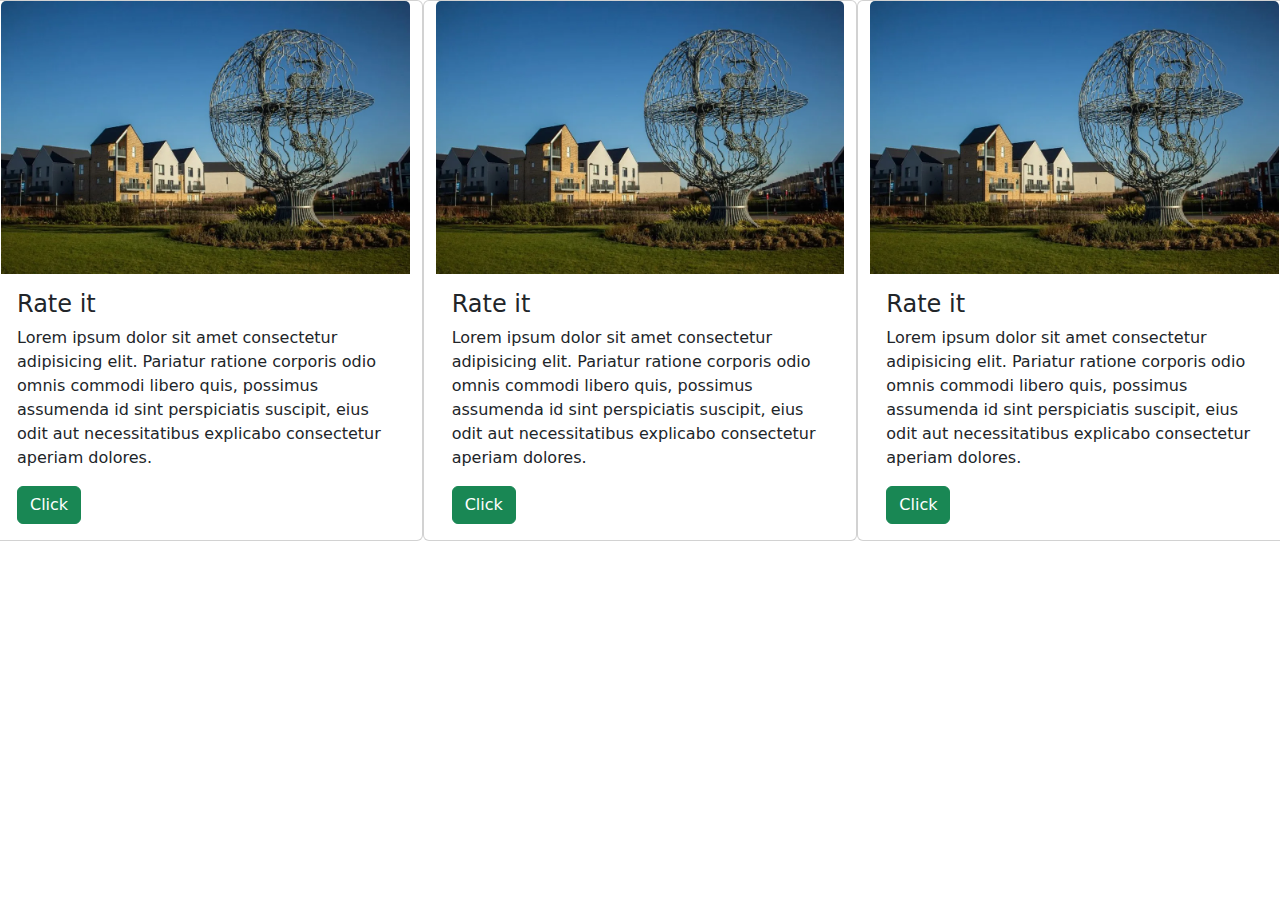
<file: bootstrap practise/index.html>
<!DOCTYPE html>
<html lang="en">
<head>
    <meta charset="UTF-8">
    <meta http-equiv="X-UA-Compatible" content="IE=edge">
    <meta name="viewport" content="width=device-width, initial-scale=1.0">
    <title>Learning with -> Jhanker Mahbub </title>
    <link rel="stylesheet" href="https://cdn.jsdelivr.net/npm/bootstrap@5.3.0-alpha1/dist/css/bootstrap.min.css">

    <link rel="stylesheet" href="style.css">
</head>
<body>

<div class="row">

    <div class="card col-md-4">
        <img src="img/card.webp" class="card-img-top" alt="">
        <div class="card-body">
            <h4 class="card-title">Rate it</h4>
            <p class="card-text"> Lorem ipsum dolor sit amet consectetur adipisicing elit. Pariatur ratione corporis odio
                omnis commodi libero quis, possimus assumenda id sint perspiciatis suscipit, eius odit aut necessitatibus
                explicabo consectetur aperiam dolores.</p>
            <a href="" class="btn btn-success">Click</a>
        </div>
    </div>
    <div class="card col-md-4">
        <img src="img/card.webp" class="card-img-top" alt="">
        <div class="card-body">
            <h4 class="card-title">Rate it</h4>
            <p class="card-text"> Lorem ipsum dolor sit amet consectetur adipisicing elit. Pariatur ratione corporis odio
                omnis commodi libero quis, possimus assumenda id sint perspiciatis suscipit, eius odit aut necessitatibus
                explicabo consectetur aperiam dolores.</p>
            <a href="" class="btn btn-success">Click</a>
        </div>
</div>
<div class="card col-md-4">
    <img src="img/card.webp" class="card-img-top" alt="">
    <div class="card-body">
        <h4 class="card-title">Rate it</h4>
        <p class="card-text"> Lorem ipsum dolor sit amet consectetur adipisicing elit. Pariatur ratione corporis odio
            omnis commodi libero quis, possimus assumenda id sint perspiciatis suscipit, eius odit aut necessitatibus
            explicabo consectetur aperiam dolores.</p>
        <a href="" class="btn btn-success">Click</a>
    </div>


</div>




<script src="https://cdn.jsdelivr.net/npm/bootstrap@5.3.0-alpha1/dist/js/bootstrap.bundle.min.js"></script>
</body>
</html>
</file>
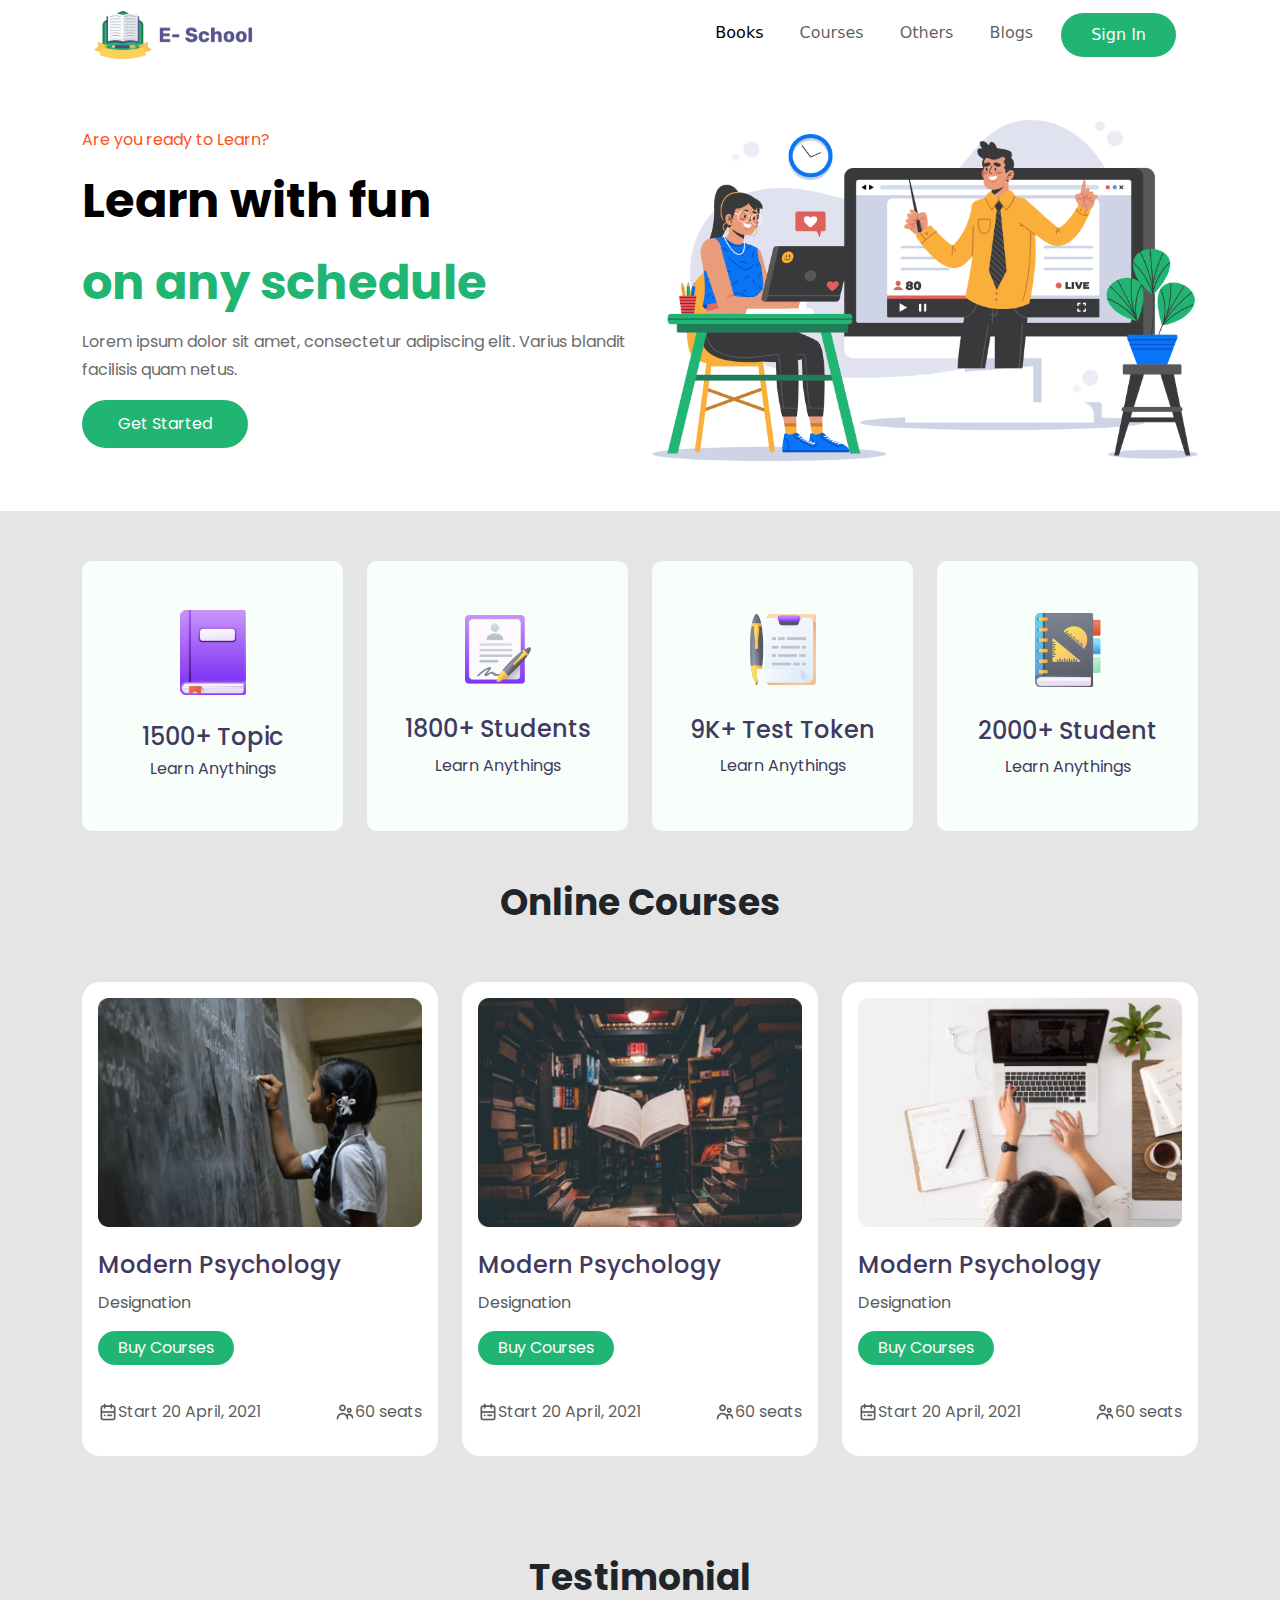
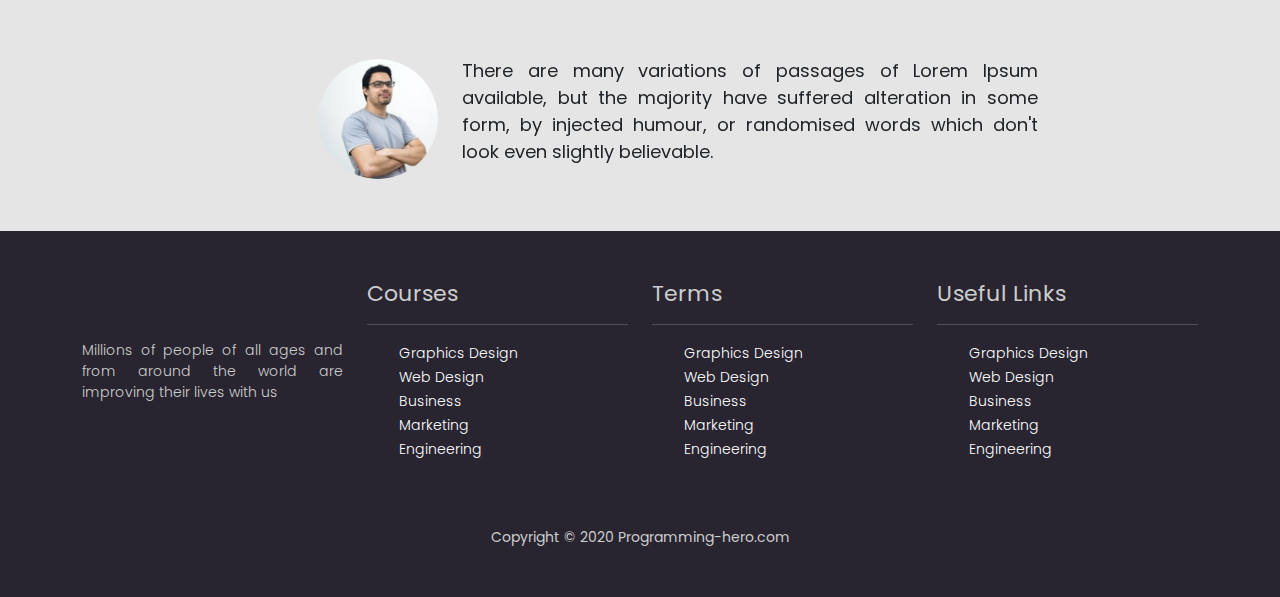
<file: e-school/index.html>
<!DOCTYPE html>
<!--[if lt IE 7]>      <html class="no-js lt-ie9 lt-ie8 lt-ie7"> <![endif]-->
<!--[if IE 7]>         <html class="no-js lt-ie9 lt-ie8"> <![endif]-->
<!--[if IE 8]>         <html class="no-js lt-ie9"> <![endif]-->
<!--[if gt IE 8]>      <html class="no-js"> <![endif]-->
<html>
    <head>
        <meta charset="utf-8">
        <meta http-equiv="X-UA-Compatible" content="IE=edge">
        <title>E-SCHOOL->Study-online</title>
        <meta name="description" content="">
        <meta name="viewport" content="width=device-width, initial-scale=1">
        <link rel="stylesheet" href="https://cdn.jsdelivr.net/npm/bootstrap@5.3.0-alpha1/dist/css/bootstrap.min.css">
        <link rel="stylesheet" href="css/e-school.css">
        <link rel="stylesheet" href="css/responsive-e-school.css">
    </head>
    <body>
        <header id="navbar">
            <div class="container-fluid bg-white" id="Home">
                <div class="container">
                    <nav class="navbar navbar-expand-lg  nav_m">
                        <div class="container-fluid">
                            <div class="navbar_logo float-start">
                                <a class="navbar-brand" href="#Home"><img style="width:
                                            100%" src="icons/Logo.png" alt=""></a>
                            </div>
                            <button class="navbar-toggler" type="button" data-bs-toggle="collapse" data-bs-target="#navbarScroll"
                                aria-expanded="false" aria-label="Toggle navigation">
                                <span class="navbar-toggler-icon"></span>
                            </button>
                            <div class="collapse navbar-collapse float-end" id="navbarScroll">
                                <ul class="navbar-nav me-auto my-2 my-lg-0 " style="--bs-scroll-height: 100px;">
                                    <li class="nav-item">
                                        <a class="nav-link active" aria-current="page" href="#Books">Books</a>
                                    </li>
                                    <li class="nav-item">
                                        <a class="nav-link" href="#Courses">Courses</a>
                                    </li>
                                    <!--
                                                    <li class="nav-item dropdown">
                                                    <a class="nav-link dropdown-toggle" href="#" role="button" data-bs-toggle="dropdown"
                                                        aria-expanded="false">
                                                        Link
                                                    </a>
                                                    <ul class="dropdown-menu">
                                                        <li><a class="dropdown-item" href="#">Action</a></li>
                                                        <li><a class="dropdown-item" href="#">Another action</a></li>
                                                        <li>
                                                            <hr class="dropdown-divider">
                                                        </li>
                                                        <li><a class="dropdown-item" href="#">Something else here</a></li>
                                                    </ul>
                                                </li>
                                                -->
                                    <li class="nav-item">
                                        <a class="nav-link">Others</a>
                                    </li>
                                    <li class="nav-item">
                                        <a class="nav-link">Blogs</a>
                                    </li>
                                    <li class="nav-item">
                                        <a class="nav-link btn btn-success rounded-5 text-white p-nav-btn">Sign In</a>
                                    </li>
                                </ul>
                            </div>
                        </div>
                    </nav>
                    <!---navigation end--->
                </div>
            </div>
            <div class="container">
                <div class="slider row s-pd-btm">
                    <div class="col-lg-6 col-md-6 d-flex align-items-center res_width">
                        <div class="in-slide-left">
                            <p class="t_p t-Line">Are you ready to Learn?</p>
                            <div class="main-title">
                                <h2 class="up-child">Learn with fun</h2>
                                <h2 class="down-child">on any schedule</h2>
                            </div>
                            <p class="t_p d_line">
                                Lorem ipsum dolor sit amet, consectetur adipiscing elit. Varius blandit facilisis quam netus.
                            </p>
                            <button class="btn btn-success rounded-5 get_started">
                                Get Started
                            </button>
                        </div>
                    </div>
                    <div class="col-lg-6 col-md-6 for_responsive">
                        <img src="img/Illustration.png" style="width: 100%" alt="">
                    </div>
                </div>
            </div>
        </header>
        <!---header end--->
        <section id="Books" class="s-pd-btm">
            <div class="container">
                <div class="row block-container">
                    <div class="col-lg-3 col-md-6 col-sm-12 d-flex align-items-center">
                        <div class="block_in ">
                            <div class="icon icon-1"><img src="icons/book.png" alt=""></div>
                            <p class="middle-p">1500+ Topic</p>
                            <p class="last-p">Learn Anythings</p>
                        </div>
                    </div>
                    <div class="col-lg-3 col-md-6 col-sm-12 d-flex align-items-center">
                        <div class="block_in ">
                            <div class="icon icon-1"><img src="icons/Student.png" alt=""></div>
                            <p class="middle-p">1800+ Students</p>
                            <p class="last-p">Learn Anythings</p>
                        </div>
                    </div>
                    <div class="col-lg-3 col-md-6 col-sm-12 d-flex align-items-center">
                        <div class="block_in ">
                            <div class="icon icon-1"><img src="icons/Test.png" alt=""></div>
                            <p class="middle-p">9K+ Test Token</p>
                            <p class="last-p">Learn Anythings</p>
                        </div>
                    </div>
                    <div class="col-lg-3 col-md-6 col-sm-12 d-flex align-items-center">
                        <div class="block_in ">
                            <div class="icon icon-1"><img src="icons/Students.png" alt=""></div>
                            <p class="middle-p">2000+ Student</p>
                            <p class="last-p">Learn Anythings</p>
                        </div>
                    </div>
                </div>
            </div>
        </section>
       <!---Books end--->
        <section id="Courses" class="s-pd-btm">
            <div class="container">
                <div class="row">
                    <h1 class="col-md-12 col-lg-12 col-sm-12 section_title">
                        Online Courses
                    </h1>
                </div>
                <div class="row">
                    <div class="col-md-6 col-lg-4 col-sm-12">
                        <div class="card">
                            <div class="card_top_img card-body">
                                <img src="img/course-1.png" alt="" class="card-img-top">
                                <div class="card_body_txt">
                                    <h5 class="card-title">Modern Psychology</h5>
                                    <p class="card-text">Designation</p>
                                    <a href="#" class="btn btn-success rounded-5 buy-btn">Buy Courses</a>
                                    <div class="text-muted">
                                        <p class="float-start d-flex align-items-center blk-btm">
                                            <img src="icons/calendar.png" class="block_icon" alt="">
                                            <span>Start 20 April, 2021</span>
                                        </p>
                                        <p class="float-end d-flex align-items-center blk-btm">
                                            <img src="icons/people.png" class="block_icon" alt="">
                                            <span>60 seats</span>
                                        </p>
                                    </div>
                                </div>
                            </div>
                        </div>
                    </div>
                    <div class="col-md-6 col-lg-4 col-sm-12">
                        <div class="card">
                            <div class="card_top_img card-body">
                                <img src="img/course-2.png" alt="" class="card-img-top">
                                <div class="card_body_txt">
                                    <h5 class="card-title">Modern Psychology</h5>
                                    <p class="card-text">Designation</p>
                                    <a href="#" class="btn btn-success rounded-5 buy-btn">Buy Courses</a>
                                    <div class="text-muted">
                                        <p class="float-start d-flex align-items-center blk-btm">
                                            <img src="icons/calendar.png" class="block_icon" alt="">
                                            <span>Start 20 April, 2021</span>
                                        </p>
                                        <p class="float-end d-flex align-items-center blk-btm">
                                            <img src="icons/people.png" class="block_icon" alt="">
                                            <span>60 seats</span>
                                        </p>
                                    </div>
                                </div>
                            </div>
                        </div>
                    </div>
                    <div class="col-md-6 col-lg-4 col-sm-12">
                        <div class="card">
                            <div class="card_top_img card-body">
                                <img src="img/course-3.png" alt="" class="card-img-top">
                                <div class="card_body_txt">
                                    <h5 class="card-title">Modern Psychology</h5>
                                    <p class="card-text">Designation</p>
                                    <a href="#" class="btn btn-success rounded-5 buy-btn">Buy Courses</a>
                                    <div class="text-muted">
                                        <p class="float-start d-flex align-items-center blk-btm">
                                            <img src="icons/calendar.png" class="block_icon" alt="">
                                            <span>Start 20 April, 2021</span>
                                        </p>
                                        <p class="float-end d-flex align-items-center blk-btm">
                                            <img src="icons/people.png" class="block_icon" alt="">
                                            <span>60 seats</span>
                                        </p>
                                    </div>
                                </div>
                            </div>
                        </div>
                    </div>
                </div>
            </div>
        </section>
        <!---Courses end--->
        <section id="Testimonial" class="s-pd-btm">
            <div class="container">
                <div class="row">
                    <h1 class="col-md-12 col-lg-12 col-sm-12 section_title">
                        Testimonial
                    </h1>
                </div>
                <div id="carouselExampleSlidesOnly" class="carousel slide" data-bs-ride="carousel">
                    <div class="carousel-inner">
                        <div class="carousel-item active">
                            <div class="row d-flex align-items-center">
                                <div class="l_value float-end col-md-4">
                                    <img src="img/Man.png" class="d-block crsl-wd" alt="...">
                                </div>
                                <div class="r_value float-end col-md-8">
                                    <p class="text">
                                        There are many variations of passages of Lorem Ipsum available, but the
                                        majority have suffered alteration in some form, by injected humour,
                                        or randomised words which don't look even slightly believable.
                                    </p>
                                </div>
                            </div>
                        </div>
                        <div class="carousel-item">
                            <div class="row d-flex align-items-center">
                                <div class="l_value float-end col-md-4">
                                    <img src="img/course-2.png" class="d-block crsl-wd" alt="...">
                                </div>
                                <div class="r_value float-end col-md-8">
                                    <p class="text">
                                        There are many variations of passages of Lorem Ipsum available, but the
                                        majority have suffered alteration in some form, by injected humour,
                                        or randomised words which don't look even slightly believable.
                                    </p>
                                </div>
                            </div>
                        </div>
                        <div class="carousel-item">
                            <div class="row d-flex align-items-center">
                                <div class="l_value float-end col-md-4">
                                    <img src="img/course-3.png" class="d-block crsl-wd" alt="...">
                                </div>
                                <div class="r_value float-end col-md-8">
                                    <p class="text">
                                        There are many variations of passages of Lorem Ipsum available, but the
                                        majority have suffered alteration in some form, by injected humour,
                                        or randomised words which don't look even slightly believable.
                                    </p>
                                </div>
                            </div>
                        </div>
                    </div>
                </div>
            </div>
        </section>
        <!---Testimonial End--->
        <footer id="footer" class="s-pd-btm">
            <div class="container">
                <div class="row">
                    <div class="col-md-6 col-lg-3 col-sm-12 d-flex align-items-center">
                        <p class="f_text">Millions of people of all ages and from around
                        the world are improving their lives with us</p>
                    </div>
                    <div class="col-md-6 col-lg-3 col-sm-12">
                        <h4 class="f_title">Courses</h4>
                        <hr>
                        <ul class="f_list">
                            <li><a href="#">Graphics Design</a></li>
                            <li><a href="#">Web Design</a></li>
                            <li><a href="#">Business</a></li>
                            <li><a href="#">Marketing</a></li>
                            <li><a href="#">Engineering</a></li>
                        </ul>
                    </div>
                    <div class="col-md-6 col-lg-3 col-sm-12">
                        <h4 class="f_title">Terms</h4>
                        <hr>
                        <ul class="f_list">
                            <li><a href="#">Graphics Design</a></li>
                            <li><a href="#">Web Design</a></li>
                            <li><a href="#">Business</a></li>
                            <li><a href="#">Marketing</a></li>
                            <li><a href="#">Engineering</a></li>
                        </ul>
                    </div>
                    <div class="col-md-6 col-lg-3 col-sm-12">
                        <h4 class="f_title">Useful Links</h4>
                        <hr>
                        <ul class="f_list">
                            <li><a href="#">Graphics Design</a></li>
                            <li><a href="#">Web Design</a></li>
                            <li><a href="#">Business</a></li>
                            <li><a href="#">Marketing</a></li>
                            <li><a href="#">Engineering</a></li>
                        </ul>
                    </div>
                </div>
                <div class="row">
                    <div class="col-md-12 col-lg-12 col-sm-12 text-center p-5">
                        <small class="text-center">Copyright © 2020 Programming-hero.com</small>
                    </div>
                </div>
            </div>
        </footer>
        <!---footer end--->
        <script src="https://cdn.jsdelivr.net/npm/bootstrap@5.3.0-alpha1/dist/js/bootstrap.bundle.min.js" async defer></script>
    </body>
</html>
</file>
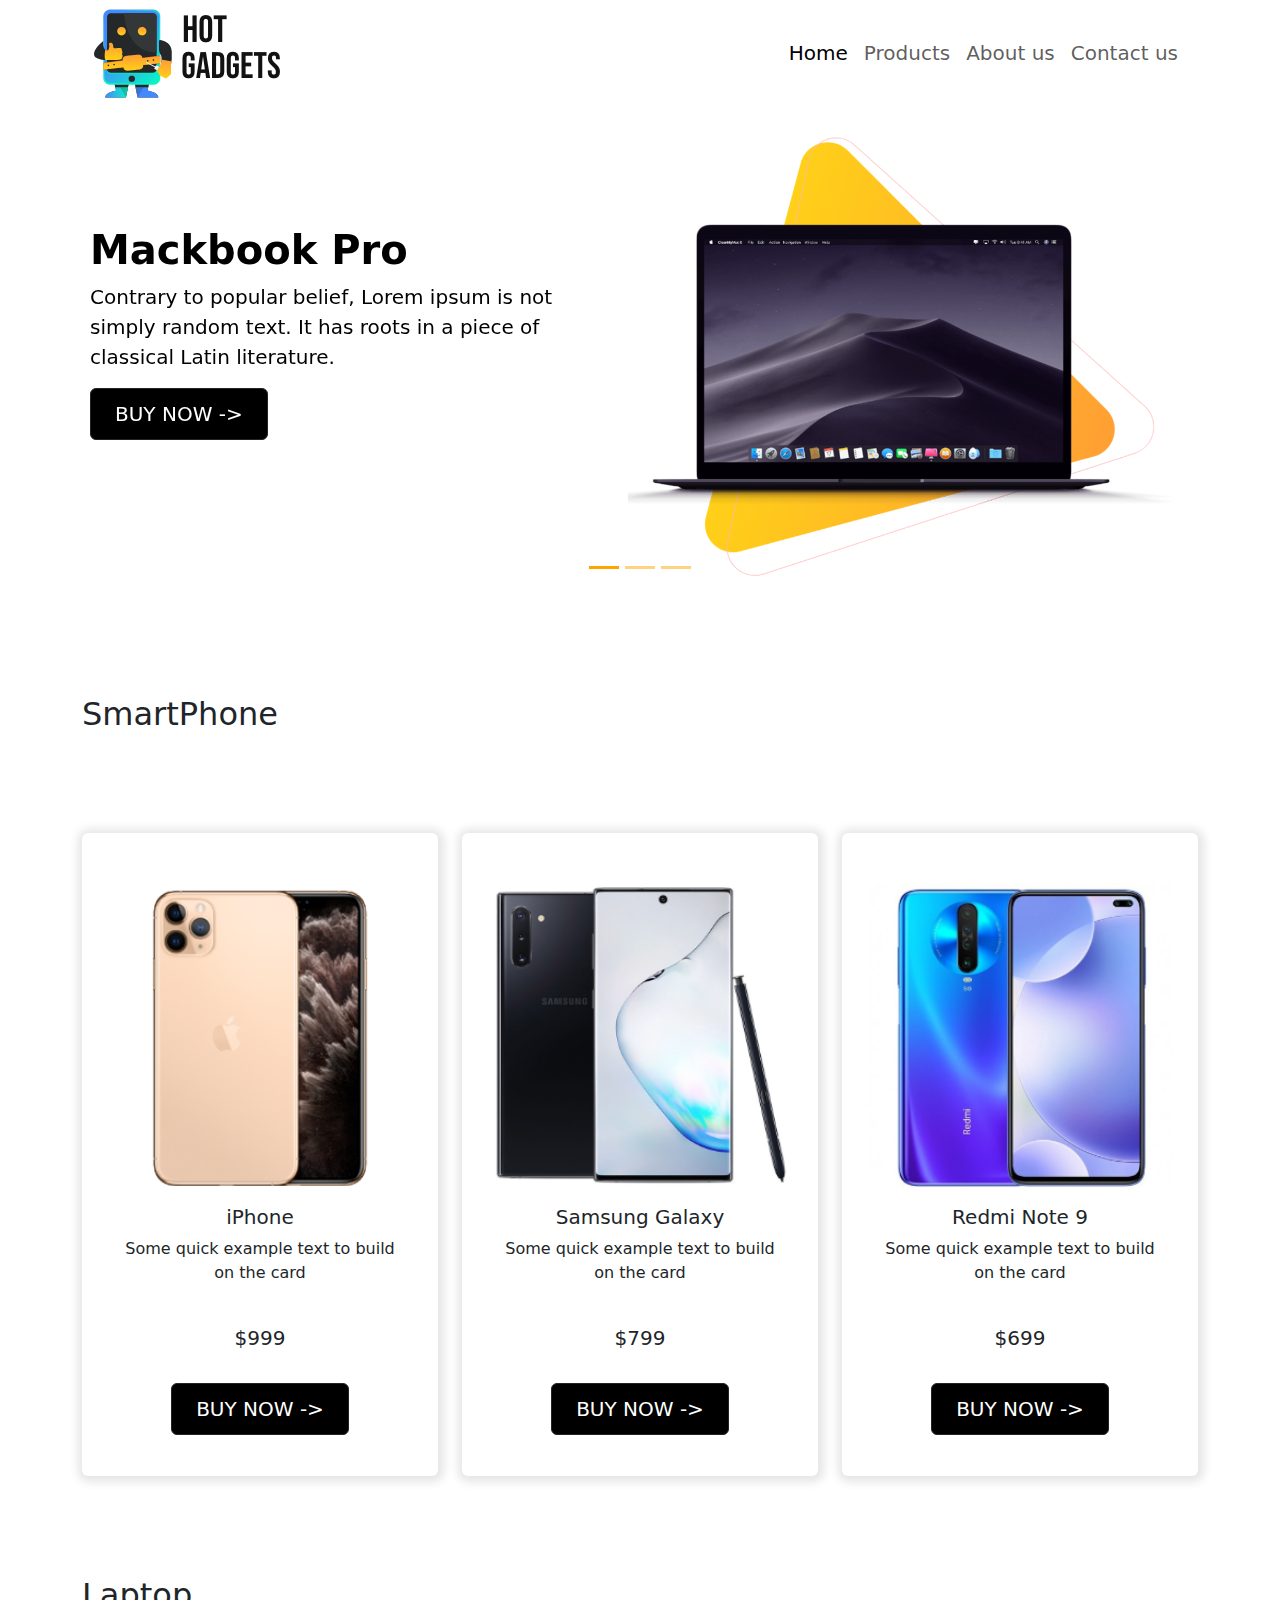
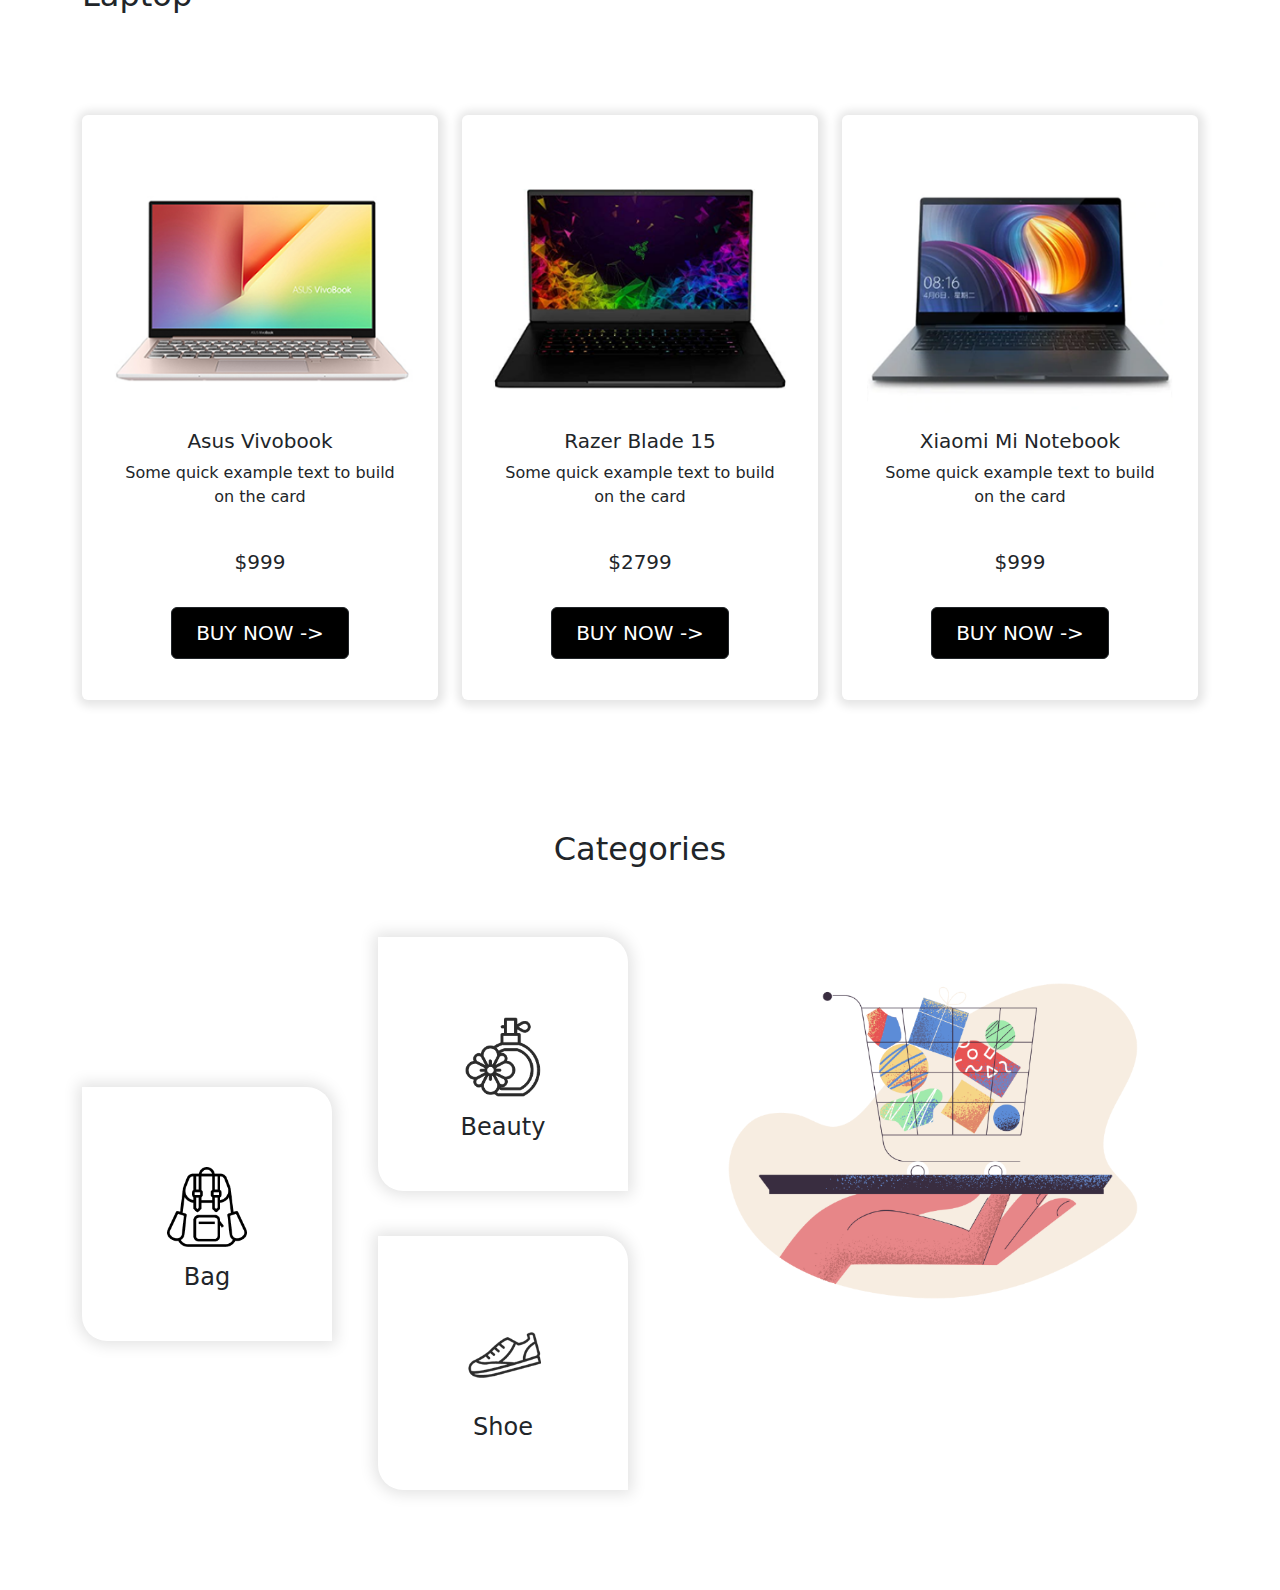
<file: hot-gadget/index.html>
<!DOCTYPE html>
<html lang="en">
<head>
    <meta charset="UTF-8">
    <meta http-equiv="X-UA-Compatible" content="IE=edge">
    <meta name="viewport" content="width=device-width, initial-scale=1.0">
    <title>HOT->GADGET->ONE-PAGE-ECOMMERCE</title>
    <link rel="stylesheet" type="text/css" href="https://cdn.jsdelivr.net/npm/bootstrap@5.3.0-alpha1/dist/css/bootstrap.min.css">
    <link rel="stylesheet" type="text/css" href="css/gadged-style.css">
</head>
<body>
    <div class="container">
        <nav class="navbar navbar-expand-lg ">
            <div class="container-fluid">
                <div class="float-start">
                    <a class="navbar-brand " href="#"><img src="logo/logo.png" alt=""></a>
                </div>
                <button class="navbar-toggler" type="button" data-bs-toggle="collapse" data-bs-target="#navbarNav"
                    aria-controls="navbarNav" aria-expanded="false" aria-label="Toggle navigation">
                    <span class="navbar-toggler-icon"></span>
                </button>
                <div class="collapse navbar-collapse float-end" id="navbarNav">
                    <ul class="navbar-nav fs-5">
                        <li class="nav-item">
                            <a class="nav-link active" aria-current="page" href="#">Home</a>
                        </li>
                        <li class="nav-item">
                            <a class="nav-link" href="#">Products</a>
                        </li>
                        <li class="nav-item">
                            <a class="nav-link" href="#">About us</a>
                        </li>
                        <li class="nav-item">
                            <a class="nav-link ">Contact us</a>
                        </li>
                    </ul>
                </div>
            </div>
        </nav>
    </div>
<!----------navbar end--------->
<div class="container">
    <div id="carouselExampleCaptions" class="carousel slide">
        <div class="carousel-indicators">
            <button type="button" data-bs-target="#carouselExampleCaptions" data-bs-slide-to="0" class="active"
                aria-current="true" aria-label="Slide 1"></button>
            <button type="button" data-bs-target="#carouselExampleCaptions" data-bs-slide-to="1"
                aria-label="Slide 2"></button>
            <button type="button" data-bs-target="#carouselExampleCaptions" data-bs-slide-to="2"
                aria-label="Slide 3"></button>
        </div>
        <div class="carousel-inner row">
            <div class="carousel-item active ">
                <div class="carousel-caption d-none d-md-block col-lg-6 float-start caption_cz d-flex justify-content-center overflow-visible w-50">
                    <h5 class="fs-1 fw-semibold">Mackbook Pro</h5>
                    <p class="fs-5">Contrary to popular belief, Lorem ipsum is not simply random text. It has roots in a piece of classical Latin literature.</p>
                    <button class="btn btn-dark btn_mn">BUY NOW -></button>
                </div>
                <div class="col-lg-6 float-end overflow-hidden">
                    <img src="banner-products/product-1.png" class="d-block w-100" alt="...">
                </div>
            </div>
            <div class="carousel-item">
                <div
                    class="carousel-caption d-none d-md-block col-lg-6 float-start caption_cz d-flex justify-content-center overflow-visible w-50">
                    <h5 class="fs-1 fw-semibold">Mackbook Pro</h5>
                    <p class="fs-5">Contrary to popular belief, Lorem ipsum is not simply random text. It has roots in a piece of
                        classical Latin literature.</p>
                    <button class="btn btn-dark btn_mn">BUY NOW -></button>
                </div>
                <div class="col-lg-6 float-end overflow-hidden">
                    <img src="banner-products/slider-1.png" class="d-block w-100" alt="...">
                </div>
            </div>
            <div class="carousel-item">
                
                <div
                    class="carousel-caption d-none d-md-block col-lg-6 float-start caption_cz d-flex justify-content-center overflow-visible w-50">
                    <h5 class="fs-1 fw-semibold">Mackbook Pro</h5>
                    <p class="fs-5">Contrary to popular belief, Lorem ipsum is not simply random text. It has roots in a piece of
                        classical Latin literature.</p>
                    <button class="btn btn-dark btn_mn">BUY NOW -></button>
                </div>
                <div class="col-lg-6 float-end overflow-hidden">
                    <img src="banner-products/slider-3.png" class="d-block w-100" alt="...">
                </div>
            </div>
        </div>
        <!----
            //SLIDER LEFT RIGHT BUTTON//
            
        <button class="carousel-control-prev" type="button" data-bs-target="#carouselExampleCaptions" data-bs-slide="prev">
            <span class="carousel-control-prev-icon" aria-hidden="true"></span>
            <span class="visually-hidden">Previous</span>
        </button>
        <button class="carousel-control-next" type="button" data-bs-target="#carouselExampleCaptions" data-bs-slide="next">
            <span class="carousel-control-next-icon" aria-hidden="true"></span>
            <span class="visually-hidden">Next</span>
        </button>

        ---->
    </div>
</div>
<!-----carousel slider end----->
<div class="container">
    <div class="card-group row row_up_dn">
        <h1 class="fs-2 title_btm">SmartPhone</h1>
        <div class="col-lg-4 col-md-6 col-sm-12">
            <div class="card box_sizing">
                <img src="phone/phone-2.png" class="card-img-top" alt="...">
                <div class="card-body">
                    <h5 class="card-title">iPhone</h5>
                    <p class="card-text">Some quick example text to build on the card</p>
                    <h5 class="card-title price_tag">$999</h5>
                    <button class="btn btn-dark btn_mn">BUY NOW -></button>
                </div>
            </div>
        </div>
        <div class="col-lg-4 col-md-6 col-sm-12">
            <div class="card box_sizing">
                <img src="phone/phone-3.png" class="card-img-top" alt="...">
                <div class="card-body">
                    <h5 class="card-title">Samsung Galaxy</h5>
                    <p class="card-text">Some quick example text to build on the card</p>
                    <h5 class="card-title price_tag">$799</h5>
                    <button class="btn btn-dark btn_mn">BUY NOW -></button>
                </div>
            </div>
        </div>
        <div class="col-lg-4 col-md-6 col-sm-12">
            <div class="card box_sizing">
                <img src="phone/phone-1.png" class="card-img-top" alt="...">
                <div class="card-body">
                    <h5 class="card-title">Redmi Note 9</h5>
                    <p class="card-text">Some quick example text to build on the card</p>
                        <h5 class="card-title price_tag">$699</h5>
                    <button class="btn btn-dark btn_mn">BUY NOW -></button>
                </div>
            </div>
        </div>
    </div>
</div>
<!-----smartphone categories end------>
<div class="container">
    <div class="card-group row row_up_dn up_not">
        <h1 class="fs-2 title_btm">Laptop</h1>
        <div class="col-lg-4 col-md-6 col-sm-12">
            <div class="card box_sizing">
                <img src="laptop/product-1.png" class="card-img-top" alt="...">
                <div class="card-body">
                    <h5 class="card-title">Asus Vivobook</h5>
                    <p class="card-text">Some quick example text to build on the card</p>
                    <h5 class="card-title price_tag">$999</h5>
                    <button class="btn btn-dark btn_mn">BUY NOW -></button>
                </div>
            </div>
        </div>
        <div class="col-lg-4 col-md-6 col-sm-12">
            <div class="card box_sizing">
                <img src="laptop/product-2.png" class="card-img-top" alt="...">
                <div class="card-body">
                    <h5 class="card-title">Razer Blade 15</h5>
                    <p class="card-text">Some quick example text to build on the card</p>
                    <h5 class="card-title price_tag">$2799</h5>
                    <button class="btn btn-dark btn_mn">BUY NOW -></button>
                </div>
            </div>
        </div>
        <div class="col-lg-4 col-md-6 col-sm-12">
            <div class="card box_sizing">
                <img src="laptop/product-3.png" class="card-img-top" alt="...">
                <div class="card-body">
                    <h5 class="card-title">Xiaomi Mi Notebook</h5>
                    <p class="card-text">Some quick example text to build on the card</p>
                    <h5 class="card-title price_tag">$999</h5>
                    <button class="btn btn-dark btn_mn">BUY NOW -></button>
                </div>
            </div>
        </div>
    </div>
</div>
<!--------laptop categories end------->
<div class="container">
    <h1 class="fs-2 ct_up_dn">Categories</h1>
    <div class="row cat_pad_btm">
        <div class="col-lg-6">
            <div class="cat_alignment ">
                <div class="card cat_style cat_left float-start ">
                    <img src="Categories/bag.png" alt="" class="card-img-top cat_img">
                    <div class="card-body">
                        <h2 class="card-title fs-4">Bag</h2>
                    </div>
                </div>
            </div>

            <div class="right_cat float-end">
                <div class="card cat_style card-r-btm">
                    <img src="Categories/perfume.png" alt="" class="card-img-top cat_img">
                    <div class="card-body">
                        <h2 class="card-title fs-4">Beauty</h2>
                    </div>
                </div>
                
                <div class="card cat_style ">
                    <img src="Categories/shoe.png" alt="" class="card-img-top cat_img">
                    <div class="card-body">
                        <h2 class="card-title fs-4">Shoe</h2>
                    </div>
                </div>
            </div>
        </div>
        <div class="col-lg-6">
            <img src="Categories/pale-order.png" class="r-cat-img" alt="">
        </div>
    </div>
</div>



<script src="https://cdn.jsdelivr.net/npm/bootstrap@5.3.0-alpha1/dist/js/bootstrap.bundle.min.js"></script>
</body>
</html>
</file>
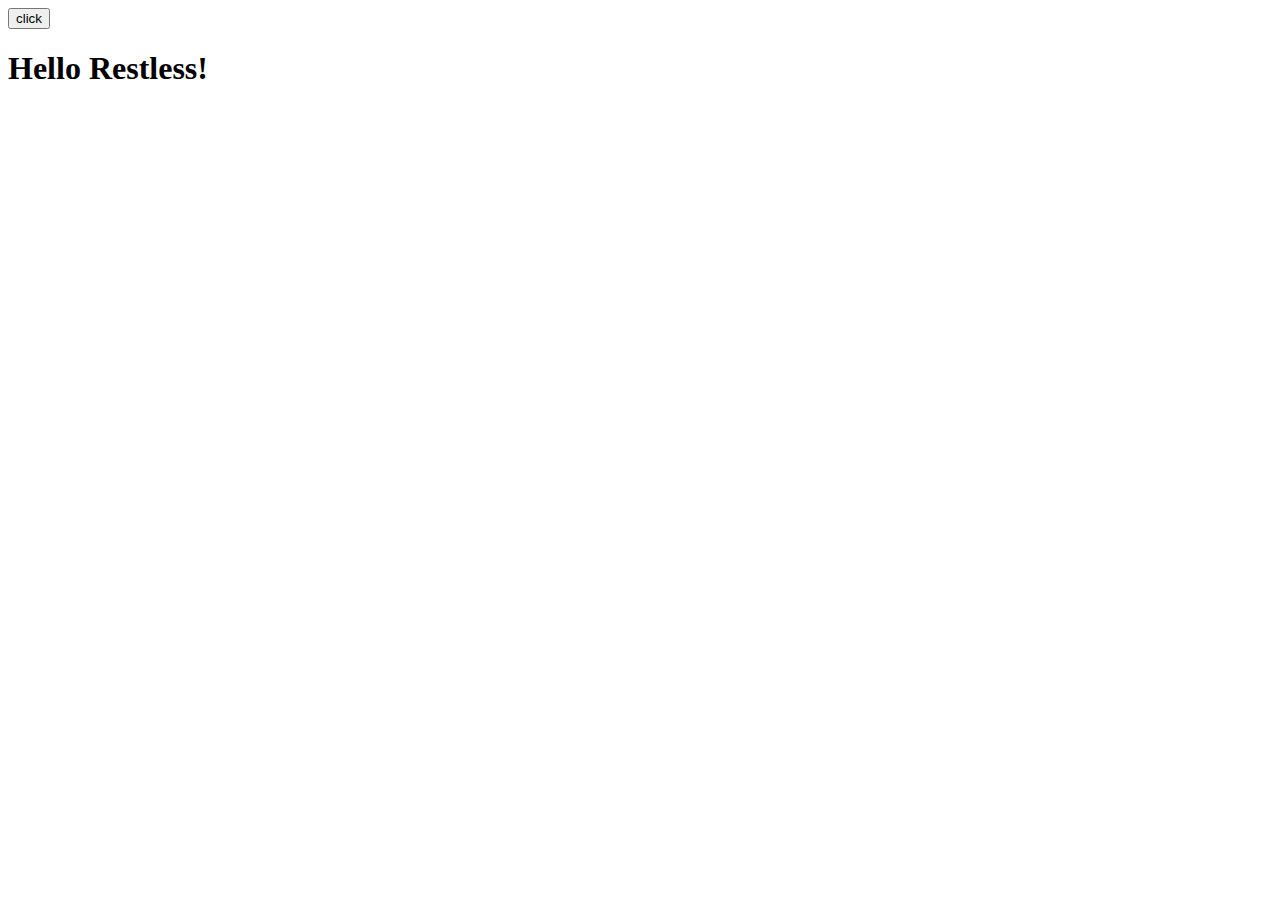
<file: js-practise/index.html>
<!DOCTYPE html>
<html lang="en">
<head>
    <meta charset="UTF-8">
    <meta http-equiv="X-UA-Compatible" content="IE=edge">
    <meta name="viewport" content="width=device-width, initial-scale=1.0">
    <title>JAVASCRIPT WITH JHANKER MAHBUB</title>
</head>
<body>
    <button id="btn">click</button>
    <h1 id="test">Hello Restless!</h1>

<script src="fun.js"></script>
</body>
</html>
</file>
<file: bootstrap practise/style.css>

</file>
<file: e-school/css/e-school.css>
/*fonts*/
@import url('https://fonts.googleapis.com/css2?family=Poppins:ital,wght@0,100;0,200;0,300;0,400;0,500;0,600;0,700;0,800;0,900;1,100;1,200;1,300;1,400;1,500;1,600;1,700;1,800;1,900&display=swap');

/*Default css*/
img {width: 100%;}
.s-pd-btm {padding: 0px 0px 50px 0px;}
ul,li{list-style: none;}
a{text-decoration: none;}

/*navigation area*/
.navbar-collapse {flex-grow: 0;}
a.nav-link.btn.btn-success.rounded-5.text-white.p-nav-btn {padding: 10px 30px;}
ul.navbar-nav.me-auto.my-2.my-lg-0.navbar-nav-scroll {font-size: 18px;}
.nav-item {padding: 5px 10px;}
.navbar_logo {width: 160px;}
.nav_m { margin-bottom: 50px;}
.t_p {
    font-size: 16px;
    font-weight: 400;
    font-family: 'Poppins', sans-serif;
}
div.main-title>h2 {
    font-family: 'Poppins', sans-serif;
    font-size: 48px;
    font-weight: 700;
    line-height: 74px;
}
div.main-title>h2:first-child {color: black;}
div.main-title>h2:last-child {color: #21B573;}
.get_started {
    padding: 12px 36px;
    font-family: 'Poppins', sans-serif;
}
.t-Line {
    line-height: 16px;
    color: #FD511A;
}
.d_line {
    line-height: 28px;
    color: #6C6B6B;
}
.btn {
    background-color: #21B573;
    border: none;
}
/*===header end===*/
div.icon {
    width: 66px;
    text-align: center;
    margin: auto;
    margin-bottom: 10px;
}
.middle-p,.last-p {
    font-family: 'Poppins';
    color: #413960;
}
.middle-p {
    font-weight: 500;
    font-size: 24px;
    line-height: 36px;
    margin-bottom: -27px;
}
#Books{padding: 50px 0 0 0;}
.last-p {
    font-weight: 400;
    font-size: 16px;
    line-height: 24px;
}
.block_in {
    background: #F8FFFB;
    text-align: center;
    padding: 20px;
    box-sizing: border-box;
    width: 270px;
    height: 270px;
    border-radius: 10px;
    display: grid;
    align-items: center;
    cursor: pointer;
    transition: 0.2s all linear;
}
.block_in:hover {box-shadow: 0px 5px 15px 7px #b4b4b4;}
/*===Books end===*/
.buy-btn{padding: 5px 20px;margin-bottom: 35px;}
img.block_icon {
    width: 20px;
    height: 20px;
}
.blk-btm{
    font-family: 'Poppins',sans-serif;
    font-size: 16px;
    font-weight: 400;
}
.card{
    border: none;
    background-color: white;
    cursor: pointer; 
    border-radius: 18px;
    font-family: 'Poppins',sans-serif;
    transition: 0.2s all linear;
}
.card:hover {
    box-shadow: 0px 5px 15px 7px #b4b4b4;
}
#Courses,#Books,#Testimonial{background: #E5E5E5;}
.section_title{
    text-align: center;
    padding: 50px 0px 50px 0px;
    font-family: 'Poppins', sans-serif;
    font-weight: 700;
    font-size: 36px;
}
.card-title{
    font-weight: 500;
    font-size: 24px;
    line-height: 36px;
    color: #413960;
    padding-top: 20px;
}
.card-text{
    font-weight: 400;
    font-size: 16px;
    color: #585859;
    line-height: 24px;
}
/*===Courses end===*/
.crsl-wd{
    width: 120px !important;
    height: 120px;
    border-radius: 50%;
    float: right;
    margin: auto;
}
.r_value{
        width: 600px;
        font-size: 18px;
        text-align: justify;
        font-family: 'Poppins',sans-serif;
        font-weight: 400;
}
/*===Testimonial End===*/
#footer{
    padding: 50px 0 0 0;
    background: #282531;
    color: #CDCDCD;
    font-family: 'Poppins',sans-serif;
}
.f_list>li>a{color: white; text-align: left;}
.f_text,.f_list>li>a{
    font-size: 14px;
    font-weight: 300;
    text-align: justify;
    font-family: 'Poppins',sans-serif;
}
.f_title{
    font-weight: 400;
    font-size: 22px;
}
/*===footer end===*/
</file>
<file: e-school/css/responsive-e-school.css>
@media(max-width:992px){
    .for_responsive{display: none;}
    .res_width{width: 100%;display: block;}
    .block-container{
        margin: auto !important;
        width: 100%;
    }
    .block_in:nth-child(1){margin:0px 0px 50px 25px;}
    .block_in:nth-child(2){margin:0px 0px 50px 25px;}
    .l_value{margin: auto;display: grid; align-items: center;}
    .r_value{margin: auto;}
    .crsl-wd{display: grid;}
    .card:first-child{margin-bottom: 50px !important;}
}

@media(max-width:768px){
    .block_in{
        margin: auto !important;
        margin-top: 50px !important;
    }
    
}
</file>
<file: hot-gadget/css/gadged-style.css>
.navbar-collapse {
    flex-grow: 0;
}

.carousel-indicators [data-bs-target] {
    background-color: orange;
}

.carousel-caption {
    color: rgb(0, 0, 0);
}

.btn_mn {
    background-color: black;
    padding: 10px 24px;
    font-size: 20px;
    transition: 0.2s linear;
}

.caption_cz {
    top: 100px;
    left: 0;
    padding: 20px;
    box-sizing: border-box;
    text-align: left;
}

button.btn.btn-dark.btn_mn:hover {
    background: white;
    border: 2px solid black;
    color: #000000;
    font-weight: 500;
}

.box_sizing {
    box-sizing: border-box;
    text-align: center;
    padding: 50px 25px 25px 25px;
    border: none;
    box-shadow: 1px 1px 10px 5px #e5e5e5;
}

.price_tag {
    padding: 25px 0px;
}

.title_btm {
    margin-bottom: 100px;
}

.row_up_dn {
    padding: 100px 0px;
}

.up_not {
    padding-top: 0px;
}

.ct_up_dn {
    text-align: center;
    padding: 30px 0px 60px 0px;
}

img.card-img-top.cat_img {
    width: 80px;
    text-align: center;
}

.card.cat_style {
    text-align: center;
    width: 250px;
    box-sizing: border-box;
    display: flex;
    align-items: center;
    padding: 80px 10px 25px 10px;
    border-radius: 0px;
    border-top-right-radius: 25px;
    border-bottom-left-radius: 25px;
    box-shadow: 0px 0px 15px 4px #e3e3e3;
    border: none;
}

.cat_pad_btm {
    padding-bottom: 100px;
}
.card-r-btm{margin-bottom: 45px;}
.cat_alignment {position: relative;}
.card.cat_style.cat_left.float-start {
    position: absolute;
    top: 150px;
}
.r-cat-img{width: 100%;}
</file>
